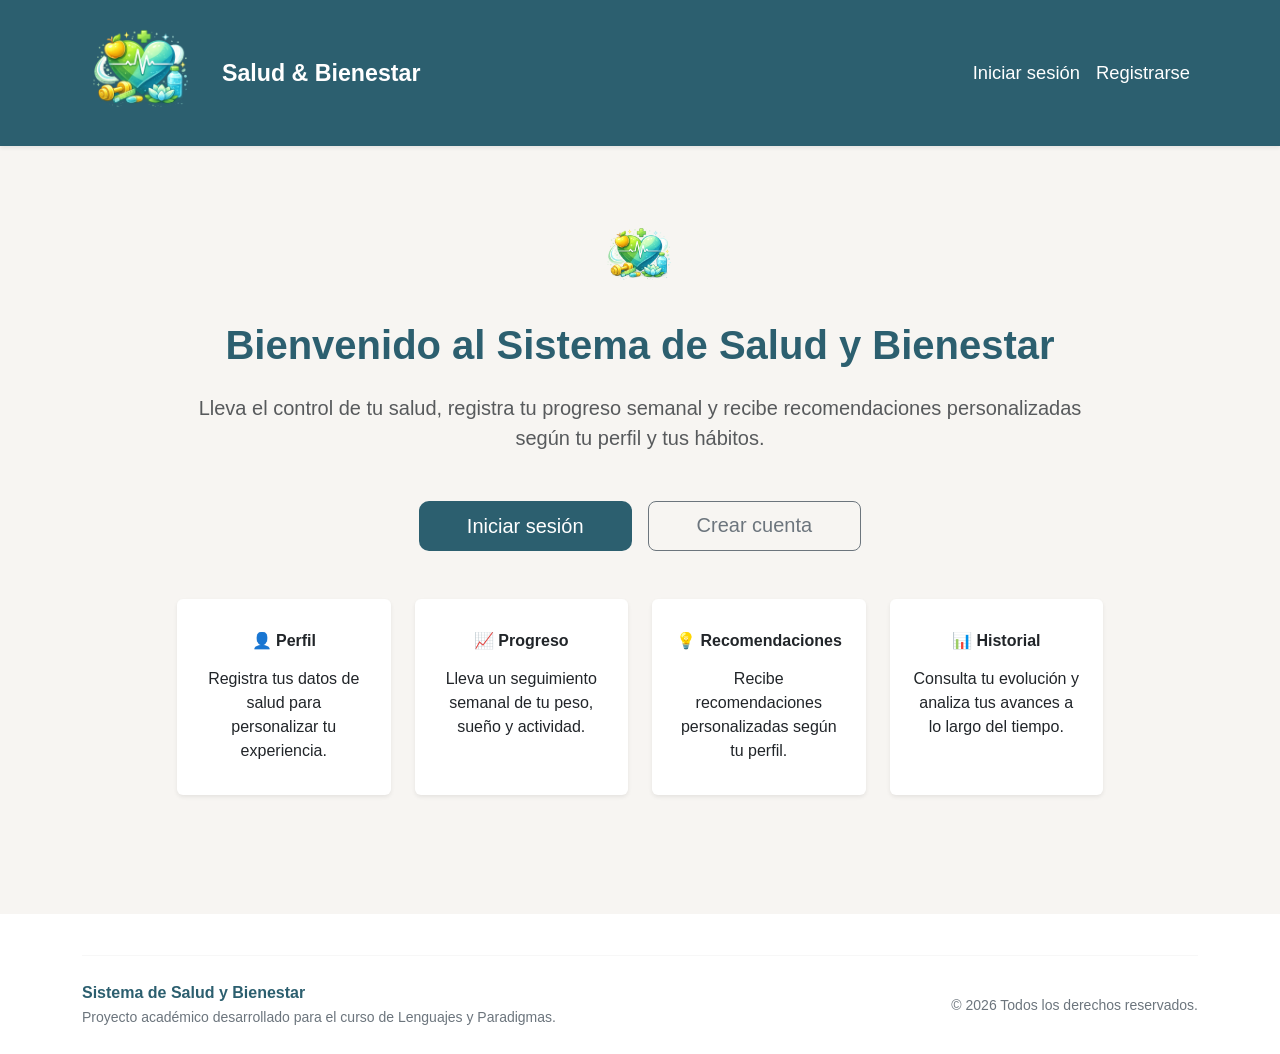
<file: Proyecto/frontend/index.html>
<!DOCTYPE html>
<html lang="es">
<head>
  <meta charset="UTF-8">
  <meta name="viewport" content="width=device-width, initial-scale=1.0">
  <title>Sistema de Salud y Bienestar</title>

  <link href="https://cdn.jsdelivr.net/npm/bootstrap@5.3.3/dist/css/bootstrap.min.css" rel="stylesheet">
  <link href="css/styles.css" rel="stylesheet">
  <link href="css/components.css" rel="stylesheet">
</head>

<body>

  <!-- Navbar -->
  <nav class="navbar navbar-expand-lg navbar-personalizada shadow-sm">
    <div class="container">

      <a class="navbar-brand fw-bold text-white d-flex align-items-center" href="index.html">
        <img src="assets/img/salud.png"
             alt="Logo Salud y Bienestar"
             class="logo-navbar">

        <span class="ms-2">Salud &amp; Bienestar</span>
      </a>

      <button
        class="navbar-toggler"
        type="button"
        data-bs-toggle="collapse"
        data-bs-target="#menuPrincipal">

        <span class="navbar-toggler-icon"></span>

      </button>

      <div class="collapse navbar-collapse" id="menuPrincipal">

        <ul class="navbar-nav ms-auto">

          <li class="nav-item">
            <a class="nav-link" href="pages/login.html">
              Iniciar sesión
            </a>
          </li>

          <li class="nav-item">
            <a class="nav-link" href="pages/registro.html">
              Registrarse
            </a>
          </li>

        </ul>

      </div>

    </div>
  </nav>

  <!-- Contenido principal -->
  <main class="container">

    <div class="row justify-content-center align-items-center" style="min-height:80vh;">

      <div class="col-lg-10 text-center">

        <img
          src="assets/img/salud.png"
          alt="Logo"
          width="120"
          class="mb-4"
        >

        <h1 class="mb-4">
          Bienvenido al Sistema de Salud y Bienestar
        </h1>

        <p class="lead text-muted mb-5">
          Lleva el control de tu salud, registra tu progreso semanal y recibe
          recomendaciones personalizadas según tu perfil y tus hábitos.
        </p>

        <div class="d-flex justify-content-center gap-3 flex-wrap mb-5">

          <a
            href="pages/login.html"
            class="btn btn-principal btn-lg px-5">

            Iniciar sesión

          </a>

          <a
            href="pages/registro.html"
            class="btn btn-outline-secondary btn-lg px-5">

            Crear cuenta

          </a>

        </div>

        <div class="row g-4">

          <div class="col-lg-3 col-md-6">

            <div class="card card-inicio h-100 shadow-sm border-0">

              <div class="card-body">

                <h4 class="card-title">
                  👤 Perfil
                </h4>

                <p class="card-text mt-3">
                  Registra tus datos de salud para personalizar tu experiencia.
                </p>

              </div>

            </div>

          </div>

          <div class="col-lg-3 col-md-6">

            <div class="card card-inicio h-100 shadow-sm border-0">

              <div class="card-body">

                <h4 class="card-title">
                  📈 Progreso
                </h4>

                <p class="card-text mt-3">
                  Lleva un seguimiento semanal de tu peso, sueño y actividad.
                </p>

              </div>

            </div>

          </div>

          <div class="col-lg-3 col-md-6">

            <div class="card card-inicio h-100 shadow-sm border-0">

              <div class="card-body">

                <h4 class="card-title">
                  💡 Recomendaciones
                </h4>

                <p class="card-text mt-3">
                  Recibe recomendaciones personalizadas según tu perfil.
                </p>

              </div>

            </div>

          </div>

          <div class="col-lg-3 col-md-6">

            <div class="card card-inicio h-100 shadow-sm border-0">

              <div class="card-body">

                <h4 class="card-title">
                  📊 Historial
                </h4>

                <p class="card-text mt-3">
                  Consulta tu evolución y analiza tus avances a lo largo del tiempo.
                </p>

              </div>

            </div>

          </div>

        </div>

      </div>

    </div>

  </main>

  <!-- Footer -->
  <footer class="footer-personalizado mt-5">

    <div class="container">

      <hr>

      <div class="row align-items-center">

        <div class="col-md-6 text-center text-md-start">

          <strong>Sistema de Salud y Bienestar</strong><br>

          <small>
            Proyecto académico desarrollado para el curso de Lenguajes y Paradigmas.
          </small>

        </div>

        <div class="col-md-6 text-center text-md-end mt-3 mt-md-0">

          <small>
            © 2026 Todos los derechos reservados.
          </small>

        </div>

      </div>

    </div>

  </footer>

  <script src="https://cdn.jsdelivr.net/npm/bootstrap@5.3.3/dist/js/bootstrap.bundle.min.js"></script>

  <script src="js/pages/index.js"></script>

</body>
</html>
</file>
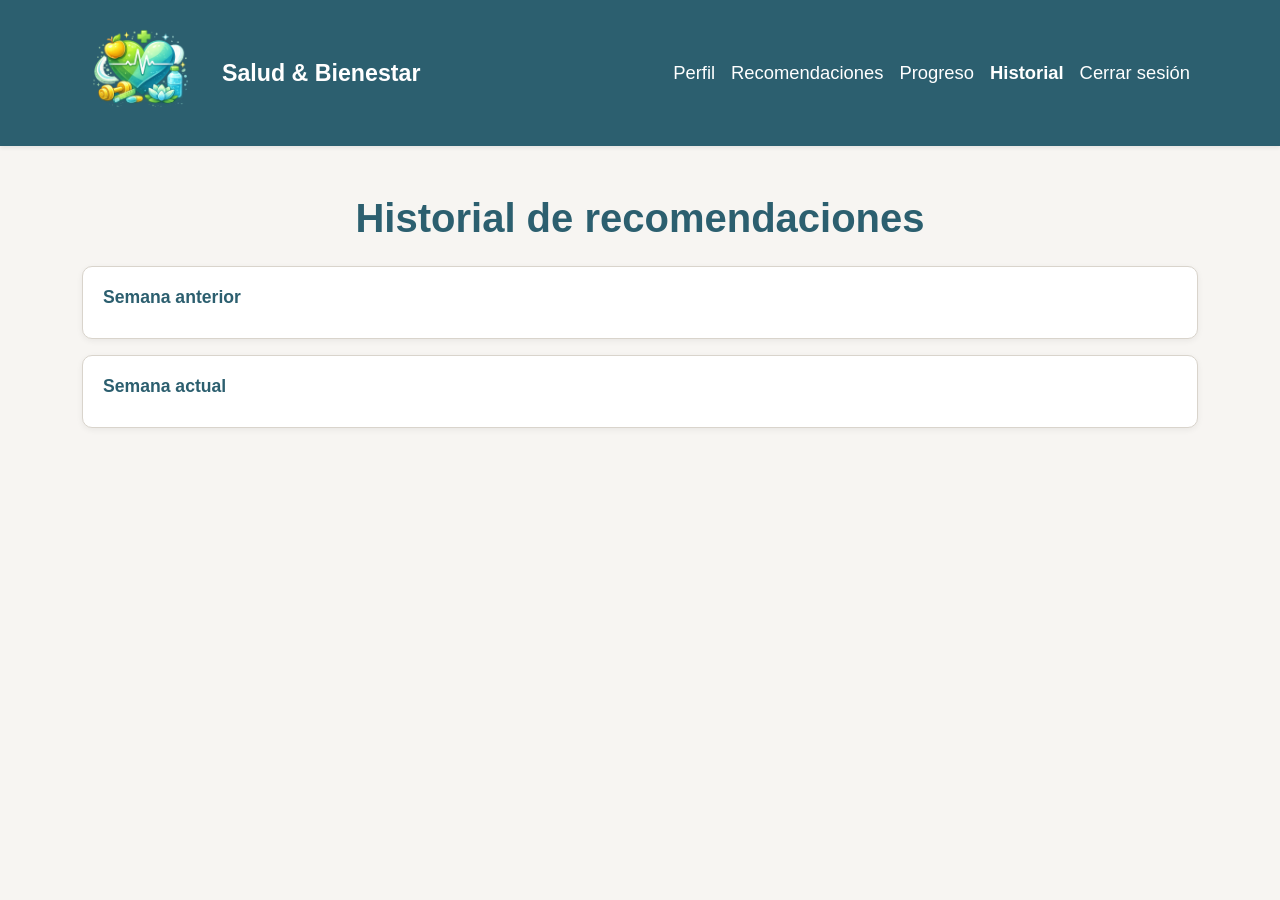
<file: Proyecto/frontend/pages/historial.html>
<!DOCTYPE html>
<html lang="es">
<head>
  <meta charset="UTF-8">
  <meta name="viewport" content="width=device-width, initial-scale=1.0">
  <title>Historial</title>

  <link href="https://cdn.jsdelivr.net/npm/bootstrap@5.3.3/dist/css/bootstrap.min.css" rel="stylesheet">
  <link href="../css/styles.css" rel="stylesheet">
  <link href="../css/components.css" rel="stylesheet">
</head>
<body>

  <nav class="navbar navbar-expand-lg navbar-personalizada shadow-sm">
  <div class="container">

    <a class="navbar-brand fw-bold text-white d-flex align-items-center" href="../index.html">
      <img src="../assets/img/salud.png"
           alt="Logo Salud y Bienestar"
           class="logo-navbar">
      <span class="ms-2">Salud &amp; Bienestar</span>
    </a>

    <button class="navbar-toggler"
            type="button"
            data-bs-toggle="collapse"
            data-bs-target="#menuPrincipal">
      <span class="navbar-toggler-icon"></span>
    </button>

    <div class="collapse navbar-collapse" id="menuPrincipal">
      <ul class="navbar-nav ms-auto">
        <li class="nav-item">
          <a class="nav-link" href="perfil.html">Perfil</a>
        </li>

        <li class="nav-item">
          <a class="nav-link" href="recomendaciones.html">Recomendaciones</a>
        </li>

        <li class="nav-item">
          <a class="nav-link" href="progreso.html">Progreso</a>
        </li>

        <li class="nav-item">
          <a class="nav-link active" href="historial.html">Historial</a>
        </li>

        <li class="nav-item">
          <button
            type="button"
            id="btnCerrarSesion"
            class="btn btn-link nav-link border-0"
          >
            Cerrar sesión
          </button>
        </li>
      </ul>
    </div>

  </div>
</nav>

  <main class="container py-5">
    <h1 class="text-center mb-4">Historial de recomendaciones</h1>

    <div class="tarjeta-info" id="historialAnterior">
      <h3 class="titulo-tarjeta">Semana anterior</h3>
    </div>

    <div class="tarjeta-info" id="historialActual">
      <h3 class="titulo-tarjeta">Semana actual</h3>
    </div>
  </main>

  <script src="https://cdn.jsdelivr.net/npm/bootstrap@5.3.3/dist/js/bootstrap.bundle.min.js"></script>
  <script src="../js/services/api.js"></script>
  <script src="../js/utils/notificaciones.js"></script>
  <script src="../js/pages/historial.js"></script>
  <script src="../js/services/sesion.js"></script>
  <script src="../js/services/usuario.js"></script>
</body>
</html>
</file>
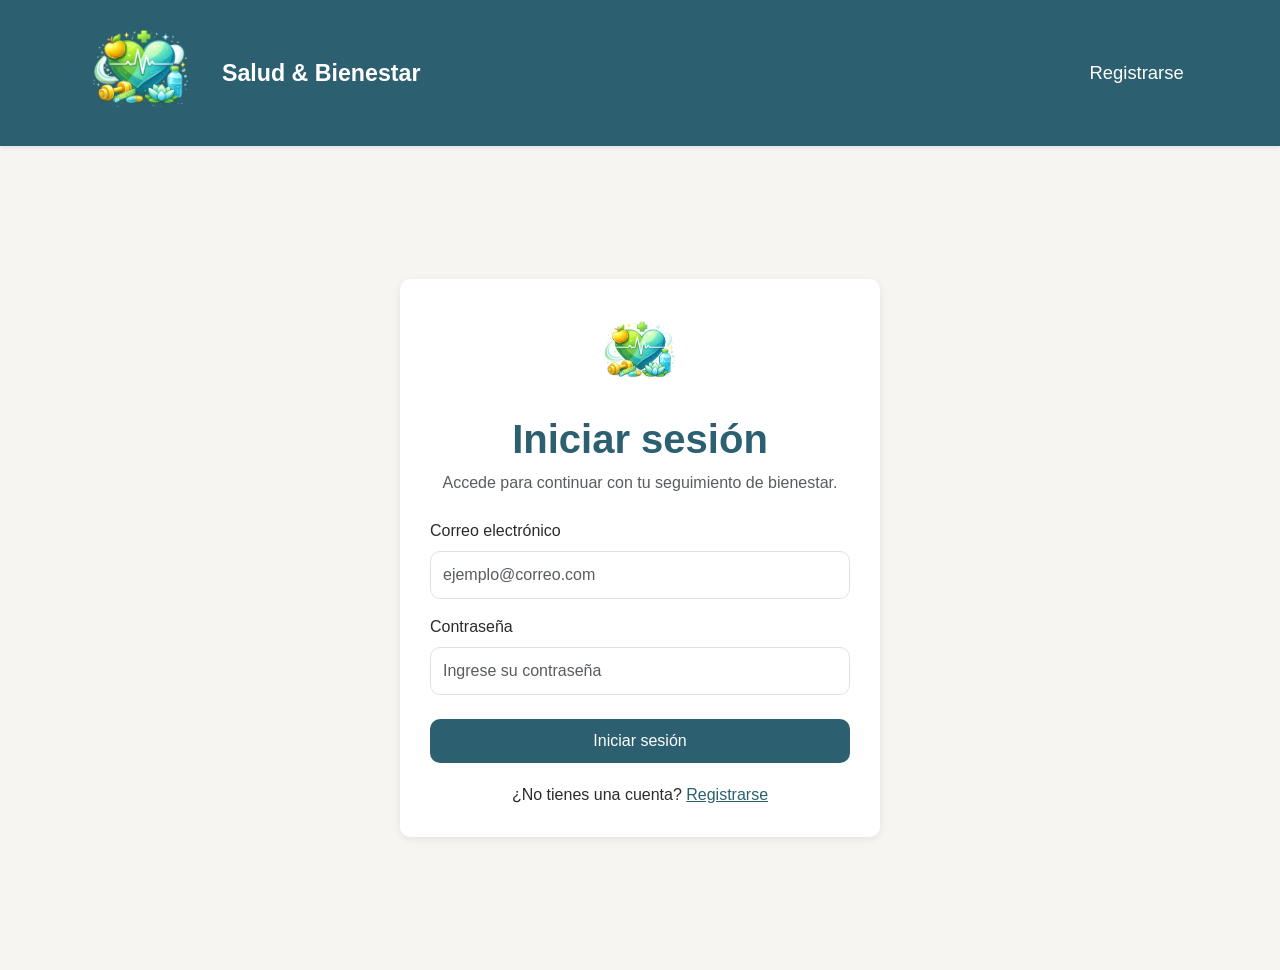
<file: Proyecto/frontend/pages/login.html>
<!DOCTYPE html>
<html lang="es">
<head>
  <meta charset="UTF-8">
  <meta name="viewport" content="width=device-width, initial-scale=1.0">

  <title>Iniciar sesión</title>

  <link
    href="https://cdn.jsdelivr.net/npm/bootstrap@5.3.3/dist/css/bootstrap.min.css"
    rel="stylesheet"
  >

  <link href="../css/styles.css" rel="stylesheet">
  <link href="../css/components.css" rel="stylesheet">
</head>

<body>

  <nav class="navbar navbar-expand-lg navbar-personalizada shadow-sm">
    <div class="container">

      <a
        class="navbar-brand fw-bold text-white d-flex align-items-center"
        href="../index.html"
      >
        <img
          src="../assets/img/salud.png"
          alt="Logo Salud y Bienestar"
          class="logo-navbar"
        >

        <span class="ms-2">Salud &amp; Bienestar</span>
      </a>

      <div class="ms-auto">
        <a class="nav-link d-inline-block" href="registro.html">
          Registrarse
        </a>
      </div>

    </div>
  </nav>

  <main class="pantalla-acceso">
    <div class="container">

      <section class="contenedor-formulario contenedor-acceso">

        <div class="text-center mb-4">
          <img
            src="../assets/img/salud.png"
            alt="Salud y Bienestar"
            class="logo-acceso mb-3"
          >

          <h1>Iniciar sesión</h1>

          <p class="text-muted mb-0">
            Accede para continuar con tu seguimiento de bienestar.
          </p>
        </div>

        <form id="formLogin">

          <div class="mb-3">
            <label for="correo" class="form-label">
              Correo electrónico
            </label>

            <input
              type="email"
              class="form-control"
              id="correo"
              placeholder="ejemplo@correo.com"
              required
            >
          </div>

          <div class="mb-4">
            <label for="contrasena" class="form-label">
              Contraseña
            </label>

            <input
              type="password"
              class="form-control"
              id="contrasena"
              placeholder="Ingrese su contraseña"
              required
            >
          </div>

          <button type="submit" class="btn btn-principal">
            Iniciar sesión
          </button>

        </form>

        <p class="enlace-acceso">
          ¿No tienes una cuenta?
          <a href="registro.html">Registrarse</a>
        </p>

      </section>

    </div>
  </main>

  <script src="../js/services/api.js"></script>
  <script src="../js/utils/notificaciones.js"></script>
  <script src="../js/pages/login.js"></script>

</body>
</html>
</file>
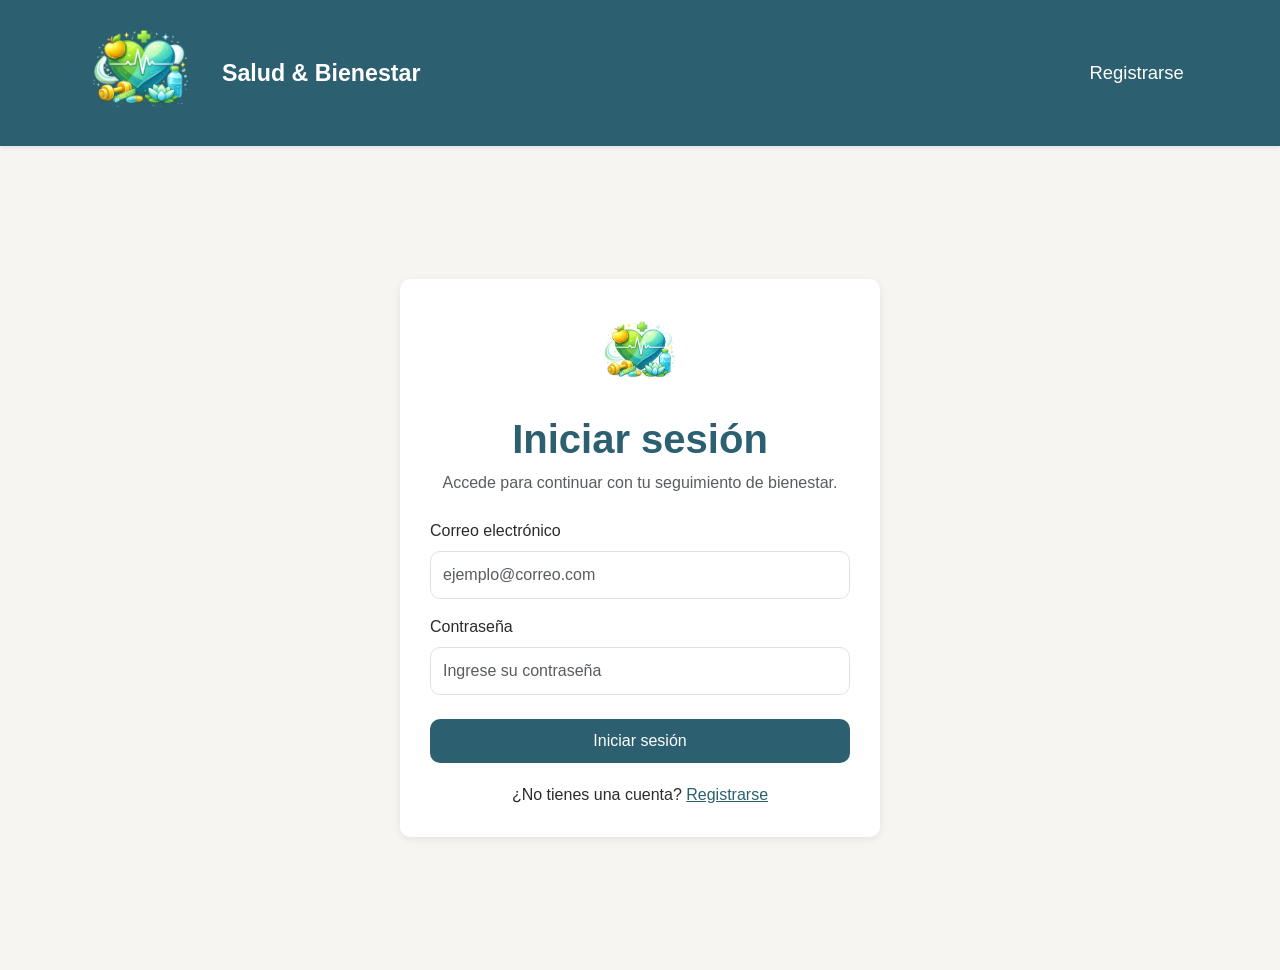
<file: Proyecto/frontend/pages/perfil.html>
<!DOCTYPE html>
<html lang="es">
<head>
  <meta charset="UTF-8">
  <meta name="viewport" content="width=device-width, initial-scale=1.0">
  <title>Perfil de Salud</title>

  <link href="https://cdn.jsdelivr.net/npm/bootstrap@5.3.3/dist/css/bootstrap.min.css" rel="stylesheet">
  <link href="../css/styles.css" rel="stylesheet">
  <link href="../css/components.css" rel="stylesheet">
</head>

<body>

  <nav class="navbar navbar-expand-lg navbar-personalizada shadow-sm">
  <div class="container">

    <a class="navbar-brand fw-bold text-white d-flex align-items-center" href="../index.html">
      <img src="../assets/img/salud.png"
           alt="Logo Salud y Bienestar"
           class="logo-navbar">
      <span class="ms-2">Salud &amp; Bienestar</span>
    </a>

    <button class="navbar-toggler"
            type="button"
            data-bs-toggle="collapse"
            data-bs-target="#menuPrincipal">
      <span class="navbar-toggler-icon"></span>
    </button>

    <div class="collapse navbar-collapse" id="menuPrincipal">
      <ul class="navbar-nav ms-auto">

        <li class="nav-item">
          <a class="nav-link active" href="perfil.html">Perfil</a>
        </li>

        <li class="nav-item">
          <a class="nav-link" href="recomendaciones.html">Recomendaciones</a>
        </li>

        <li class="nav-item">
          <a class="nav-link" href="progreso.html">Progreso</a>
        </li>

        <li class="nav-item">
          <a class="nav-link" href="historial.html">Historial</a>
        </li>

        <li class="nav-item">
          <button
            type="button"
            id="btnCerrarSesion"
            class="btn btn-link nav-link border-0"
          >
            Cerrar sesión
          </button>
        </li>

      </ul>
    </div>

  </div>
</nav>

  <main class="container py-5">
    <section class="contenedor-formulario">
      <h1 class="text-center mb-4">Formulario del perfil de salud</h1>

      <form id="formPerfil">
        <div class="row">
          <div class="col-md-6 mb-3">
            <label for="nombre" class="form-label">Nombre completo</label>
            <input type="text" class="form-control" id="nombre" placeholder="Ingrese su nombre completo">
            <div class="text-danger small" id="errorNombre"></div>
          </div>

          <div class="col-md-6 mb-3">
            <label for="edad" class="form-label">Edad</label>
            <input type="number" class="form-control" id="edad" placeholder="Ejemplo: 22">
            <div class="text-danger small" id="errorEdad"></div>
          </div>
        </div>

        <div class="row">
          <div class="col-md-6 mb-3">
            <label for="peso" class="form-label">Peso (kg)</label>
            <input type="number" class="form-control" id="peso" placeholder="Ejemplo: 70">
            <div class="text-danger small" id="errorPeso"></div>
          </div>

          <div class="col-md-6 mb-3">
            <label for="estatura" class="form-label">Estatura (m)</label>
            <input type="number" step="0.01" class="form-control" id="estatura" placeholder="Ejemplo: 1.75">
            <div class="text-danger small" id="errorEstatura"></div>
          </div>
        </div>

        <div class="mb-3">
          <label class="form-label">Condiciones de salud</label>
          <p class="texto-ayuda mb-2">Si no presenta ninguna condición de salud, deje esta sección sin seleccionar.</p>

          <div class="row">
            <div class="col-md-4">
              <div class="form-check">
                <input class="form-check-input condicion-salud" type="checkbox" value="Diabetes tipo 2" id="diabetes">
                <label class="form-check-label" for="diabetes">Diabetes tipo 2</label>
              </div>
              <div class="form-check">
                <input class="form-check-input condicion-salud" type="checkbox" value="Hipertensión" id="hipertension">
                <label class="form-check-label" for="hipertension">Hipertensión</label>
              </div>
            </div>

            <div class="col-md-4">
              <div class="form-check">
                <input class="form-check-input condicion-salud" type="checkbox" value="Obesidad" id="obesidad">
                <label class="form-check-label" for="obesidad">Obesidad</label>
              </div>
              <div class="form-check">
                <input class="form-check-input condicion-salud" type="checkbox" value="Anemia" id="anemia">
                <label class="form-check-label" for="anemia">Anemia</label>
              </div>
            </div>

            <div class="col-md-4">
              <div class="form-check">
                <input class="form-check-input condicion-salud" type="checkbox" value="Intolerancia a la lactosa" id="lactosa">
                <label class="form-check-label" for="lactosa">Intolerancia a la lactosa</label>
              </div>
              <div class="form-check">
                <input class="form-check-input condicion-salud" type="checkbox" value="Celiaquía" id="celiaquia">
                <label class="form-check-label" for="celiaquia">Celiaquía</label>
              </div>
            </div>
          </div>

          <div class="form-check mt-3">
            <input class="form-check-input" type="checkbox" id="otraCondicion">
            <label class="form-check-label" for="otraCondicion">Otra: especificar</label>
          </div>

          <div class="mt-2 d-none" id="contenedorOtraCondicion">
            <input
              type="text"
              class="form-control"
              id="detalleOtraCondicion"
              placeholder="Ejemplo: artritis"
              maxlength="60"
            >
            <div class="text-danger small" id="errorOtraCondicion"></div>
          </div>
        </div>

        <div class="mb-3">
          <label for="actividad" class="form-label">Nivel de actividad</label>
          <select class="form-select" id="actividad">
            <option value="">Seleccione una opción</option>
            <option value="Sedentario">Sedentario</option>
            <option value="Levemente activo">Levemente activo</option>
            <option value="Moderadamente activo">Moderadamente activo</option>
            <option value="Muy activo">Muy activo</option>
          </select>
          <div class="text-danger small" id="errorActividad"></div>
        </div>

        <div class="mb-3">
          <label for="objetivo" class="form-label">Objetivo de bienestar</label>
          <select class="form-select" id="objetivo">
            <option value="">Seleccione una opción</option>
            <option value="Pérdida de peso">Pérdida de peso</option>
            <option value="Ganancia muscular">Ganancia muscular</option>
            <option value="Mantenimiento">Mantenimiento</option>
            <option value="Mejora cardiovascular">Mejora cardiovascular</option>
            <option value="Reducción del estrés">Reducción del estrés</option>
          </select>
          <div class="text-danger small" id="errorObjetivo"></div>
        </div>

        <div class="row">
          <div class="col-md-6 mb-3">
            <label for="sueno" class="form-label">Horas de sueño por noche</label>
            <input type="number" class="form-control" id="sueno" placeholder="Ejemplo: 7">
            <div class="text-danger small" id="errorSueno"></div>
          </div>

          <div class="col-md-6 mb-3">
            <label for="habitoActividad" class="form-label">Actividad física actual</label>
            <input type="text" class="form-control" id="habitoActividad" placeholder="Ejemplo: Caminata 3 veces por semana">
            <div class="text-danger small" id="errorHabitoActividad"></div>
          </div>
        </div>

        <div class="mb-3">
          <label for="comentarios" class="form-label">Hábitos o comentarios adicionales</label>
          <textarea class="form-control" id="comentarios" rows="4" placeholder="Ejemplo: quiero mejorar mi descanso y alimentación"></textarea>
        </div>

        <div class="text-center mt-4">
          <button type="submit" class="btn btn-principal">Guardar perfil</button>
        </div>
      </form>
    </section>
  </main>

  <script src="https://cdn.jsdelivr.net/npm/bootstrap@5.3.3/dist/js/bootstrap.bundle.min.js"></script>
  <script src="../js/services/api.js"></script>
  <script src="../js/utils/validators.js"></script>
  <script src="../js/utils/notificaciones.js"></script>
  <script src="../js/pages/perfil.js"></script>
  <script src="../js/services/sesion.js"></script>
  <script src="../js/services/usuario.js"></script>

</body>
</html>
</file>
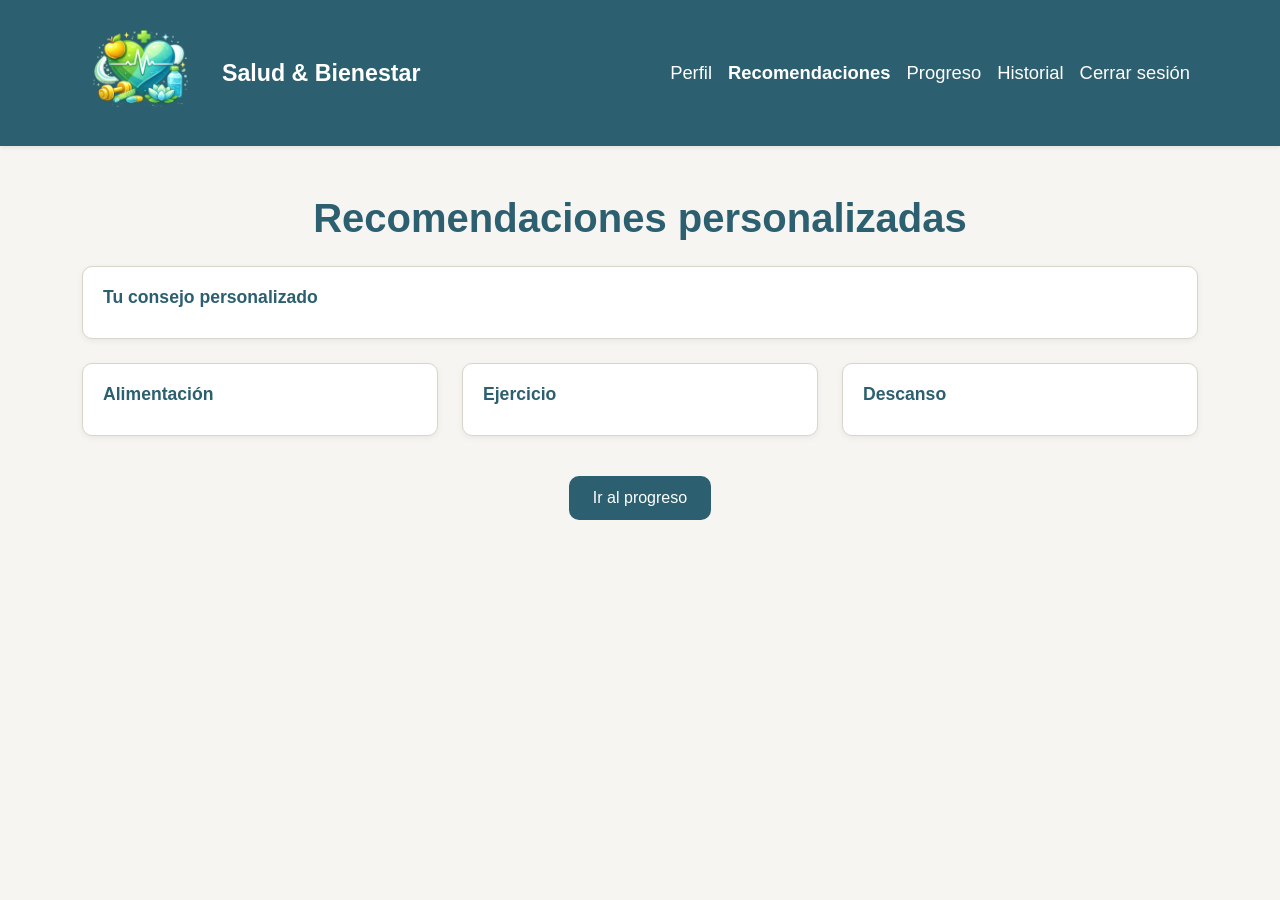
<file: Proyecto/frontend/pages/recomendaciones.html>
<!DOCTYPE html>
<html lang="es">
<head>
  <meta charset="UTF-8">
  <meta name="viewport" content="width=device-width, initial-scale=1.0">
  <title>Recomendaciones</title>

  <link href="https://cdn.jsdelivr.net/npm/bootstrap@5.3.3/dist/css/bootstrap.min.css" rel="stylesheet">
  <link href="../css/styles.css" rel="stylesheet">
  <link href="../css/components.css" rel="stylesheet">
</head>
<body>

 <nav class="navbar navbar-expand-lg navbar-personalizada shadow-sm">
  <div class="container">

    <a class="navbar-brand fw-bold text-white d-flex align-items-center" href="../index.html">
      <img src="../assets/img/salud.png"
           alt="Logo Salud y Bienestar"
           class="logo-navbar">
      <span class="ms-2">Salud &amp; Bienestar</span>
    </a>

    <button class="navbar-toggler"
            type="button"
            data-bs-toggle="collapse"
            data-bs-target="#menuPrincipal">
      <span class="navbar-toggler-icon"></span>
    </button>

    <div class="collapse navbar-collapse" id="menuPrincipal">
      <ul class="navbar-nav ms-auto">

        <li class="nav-item">
          <a class="nav-link" href="perfil.html">Perfil</a>
        </li>

        <li class="nav-item">
          <a class="nav-link active" href="recomendaciones.html">Recomendaciones</a>
        </li>

        <li class="nav-item">
          <a class="nav-link" href="progreso.html">Progreso</a>
        </li>

        <li class="nav-item">
          <a class="nav-link" href="historial.html">Historial</a>
        </li>

        <li class="nav-item">
          <button
            type="button"
            id="btnCerrarSesion"
            class="btn btn-link nav-link border-0"
          >
            Cerrar sesión
          </button>
        </li>

      </ul>
    </div>

  </div>
</nav>

  <main class="container py-5">
    <h1 class="text-center mb-4">Recomendaciones personalizadas</h1>

    <div class="tarjeta-info mb-4" id="tarjetaConsejoIa">
      <h3 class="titulo-tarjeta">Tu consejo personalizado</h3>
      <p id="consejoIa" class="mb-0"></p>
    </div>

    <div class="row">
      <div class="col-md-4">
        <div class="tarjeta-info">
          <h3 class="titulo-tarjeta">Alimentación</h3>
          <ul id="listaAlimentacion" class="mb-0"></ul>
        </div>
      </div>

      <div class="col-md-4">
        <div class="tarjeta-info">
          <h3 class="titulo-tarjeta">Ejercicio</h3>
          <ul id="listaEjercicio" class="mb-0"></ul>
        </div>
      </div>

      <div class="col-md-4">
        <div class="tarjeta-info">
          <h3 class="titulo-tarjeta">Descanso</h3>
          <ul id="listaDescanso" class="mb-0"></ul>
        </div>
      </div>
    </div>

    <div class="text-center mt-4">
      <a href="progreso.html" class="btn btn-principal">Ir al progreso</a>
    </div>
  </main>

  <script src="https://cdn.jsdelivr.net/npm/bootstrap@5.3.3/dist/js/bootstrap.bundle.min.js"></script>
  <script src="../js/services/api.js"></script>
  <script src="../js/utils/notificaciones.js"></script>
  <script src="../js/pages/recomendaciones.js"></script>
  <script src="../js/services/sesion.js"></script>
  <script src="../js/services/usuario.js"></script>
</body>
</html>
</file>
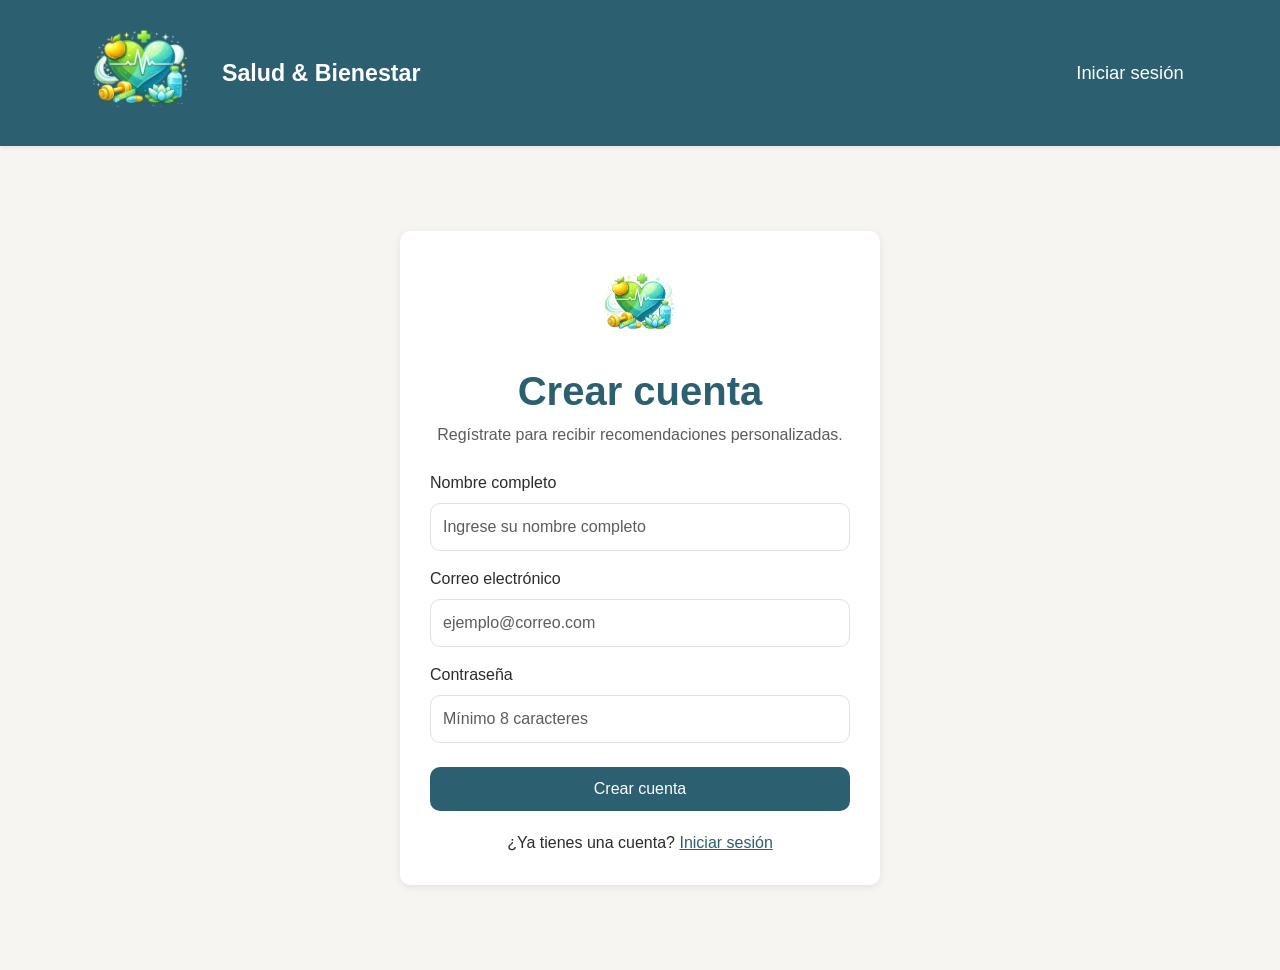
<file: Proyecto/frontend/pages/registro.html>
<!DOCTYPE html>
<html lang="es">
<head>
  <meta charset="UTF-8">
  <meta name="viewport" content="width=device-width, initial-scale=1.0">

  <title>Crear cuenta</title>

  <link
    href="https://cdn.jsdelivr.net/npm/bootstrap@5.3.3/dist/css/bootstrap.min.css"
    rel="stylesheet"
  >

  <link href="../css/styles.css" rel="stylesheet">
  <link href="../css/components.css" rel="stylesheet">
</head>

<body>

  <nav class="navbar navbar-expand-lg navbar-personalizada shadow-sm">
    <div class="container">

      <a
        class="navbar-brand fw-bold text-white d-flex align-items-center"
        href="../index.html"
      >
        <img
          src="../assets/img/salud.png"
          alt="Logo Salud y Bienestar"
          class="logo-navbar"
        >

        <span class="ms-2">Salud &amp; Bienestar</span>
      </a>

      <div class="ms-auto">
        <a class="nav-link d-inline-block" href="login.html">
          Iniciar sesión
        </a>
      </div>

    </div>
  </nav>

  <main class="pantalla-acceso">
    <div class="container">

      <section class="contenedor-formulario contenedor-acceso">

        <div class="text-center mb-4">
          <img
            src="../assets/img/salud.png"
            alt="Salud y Bienestar"
            class="logo-acceso mb-3"
          >

          <h1>Crear cuenta</h1>

          <p class="text-muted mb-0">
            Regístrate para recibir recomendaciones personalizadas.
          </p>
        </div>

        <form id="formRegistro">

          <div class="mb-3">
            <label for="nombre" class="form-label">
              Nombre completo
            </label>

            <input
              type="text"
              class="form-control"
              id="nombre"
              placeholder="Ingrese su nombre completo"
              required
            >
          </div>

          <div class="mb-3">
            <label for="correo" class="form-label">
              Correo electrónico
            </label>

            <input
              type="email"
              class="form-control"
              id="correo"
              placeholder="ejemplo@correo.com"
              required
            >
          </div>

          <div class="mb-4">
            <label for="contrasena" class="form-label">
              Contraseña
            </label>

            <input
              type="password"
              class="form-control"
              id="contrasena"
              placeholder="Mínimo 8 caracteres"
              minlength="8"
              required
            >
          </div>

          <button type="submit" class="btn btn-principal">
            Crear cuenta
          </button>

        </form>

        <p class="enlace-acceso">
          ¿Ya tienes una cuenta?
          <a href="login.html">Iniciar sesión</a>
        </p>

      </section>

    </div>
  </main>

  <script src="../js/services/api.js"></script>
  <script src="../js/utils/notificaciones.js"></script>
  <script src="../js/pages/registro.js"></script>

</body>
</html>
</file>
<file: Proyecto/frontend/css/styles.css>
:root {
  --color-primario: #2C5F6F;
  --color-secundario: #E8875A;
  --color-fondo: #F7F5F2;
  --color-texto: #2B2B2B;
  --color-exito: #6B9B7C;
  --color-borde: #D9D4CC;

  --fuente-principal: 'Segoe UI', Arial, sans-serif;
  --radio-borde: 10px;
}

/* Reset básico */
body {
  background-color: var(--color-fondo);
  color: var(--color-texto);
  font-family: var(--fuente-principal);
}

/*Barra de navegacion*/
.navbar-personalizada{
    background-color: var(--color-primario) !important;
    min-height: 76px;
    padding: 8px 0;
}

.logo-navbar{
    height: 120px;
    width: 120px;
    object-fit: cover;
    object-position: center;
    border-radius: 8px;
}

.navbar-personalizada .navbar-brand{
    display:flex;
    align-items:center;
    gap:12px;
    font-size:1.45rem;
    font-weight:700;
}

.navbar-personalizada .nav-link {
  color: #fff !important;
  font-size: 1.15rem;      
  font-weight: 500;       
  padding: 0.55rem 0.9rem;
  transition: all 0.3s ease;
}

.navbar-personalizada .nav-link:hover {
  color: #E8875A !important;
  transform: translateY(-1px);
}

.navbar-personalizada .nav-link.active {
  font-weight: 700;
}

/* Botones propios */
.btn-principal {
  background-color: var(--color-primario);
  color: #ffffff;
  border: none;
  border-radius: var(--radio-borde);
  padding: 10px 24px;
}

.btn-principal:hover {
  background-color: #234a56;
  color: #ffffff;
}

.btn-secundario {
  background-color: var(--color-secundario);
  color: #ffffff;
  border: none;
  border-radius: var(--radio-borde);
  padding: 10px 24px;
}

.btn-secundario:hover {
  background-color: #d1723f;
  color: #ffffff;
}

/* Títulos */
h1, h2, h3 {
  color: var(--color-primario);
  font-weight: 700;
}

/* Enlaces */
a {
  color: var(--color-primario);
}

a:hover {
  color: var(--color-secundario);
}
</file>
<file: Proyecto/frontend/css/components.css>
/* Tarjeta base para recomendaciones y historial */
.tarjeta-info {
  background-color: #ffffff;
  border: 1px solid var(--color-borde);
  border-radius: var(--radio-borde);
  padding: 20px;
  margin-bottom: 16px;
  box-shadow: 0 2px 6px rgba(0, 0, 0, 0.06);
}

.tarjeta-info:hover {
  box-shadow: 0 4px 10px rgba(0, 0, 0, 0.10);
}

/* Encabezado de cada tarjeta */
.tarjeta-info .titulo-tarjeta {
  color: var(--color-primario);
  font-size: 1.1rem;
  font-weight: 600;
  margin-bottom: 10px;
}

/* Badge para condiciones médicas */
.badge-condicion {
  background-color: var(--color-secundario);
  color: #ffffff;
  padding: 5px 12px;
  border-radius: 20px;
  font-size: 0.85rem;
  margin-right: 6px;
}

/* Badge de estado */
.badge-exito {
  background-color: var(--color-exito);
  color: #ffffff;
  padding: 5px 12px;
  border-radius: 20px;
  font-size: 0.85rem;
}

/* Contenedor de formularios */
.contenedor-formulario {
  background-color: #ffffff;
  border-radius: var(--radio-borde);
  padding: 30px;
  box-shadow: 0 2px 8px rgba(0, 0, 0, 0.08);
  max-width: 700px;
  margin: 40px auto;
}

/* Pantalla para inicio de sesión y registro */
.pantalla-acceso {
  min-height: calc(100vh - 76px);
  display: flex;
  align-items: center;
  padding: 40px 0;
}

/* Variante más angosta del contenedor de formularios */
.contenedor-acceso {
  max-width: 480px;
}

/* Logo dentro del formulario */
.logo-acceso {
  width: 90px;
  height: 90px;
  object-fit: cover;
  border-radius: 12px;
}

/* Ajustes de campos */
.contenedor-acceso .form-control {
  min-height: 48px;
  border-radius: var(--radio-borde);
}

/* Botón de ancho completo */
.contenedor-acceso .btn-principal {
  width: 100%;
}

/* Texto inferior del formulario */
.enlace-acceso {
  text-align: center;
  margin-top: 20px;
  margin-bottom: 0;
}

/* Contenedor general de notificaciones */
.contenedor-notificaciones {
  position: fixed;
  top: 20px;
  right: 20px;
  z-index: 3000;
  width: min(380px, calc(100vw - 40px));
  display: flex;
  flex-direction: column;
  gap: 12px;
}

/* Notificación base */
.notificacion {
  position: relative;
  display: grid;
  grid-template-columns: 42px 1fr 28px;
  align-items: center;
  gap: 12px;

  background-color: #ffffff;
  border: 1px solid var(--color-borde);
  border-left: 5px solid var(--color-primario);
  border-radius: var(--radio-borde);
  padding: 14px 14px 18px;

  box-shadow: 0 8px 24px rgba(0, 0, 0, 0.14);

  opacity: 0;
  transform: translateX(30px);
  transition:
    opacity 0.3s ease,
    transform 0.3s ease;
  overflow: hidden;
}

/* Animación de entrada */
.notificacion-visible {
  opacity: 1;
  transform: translateX(0);
}

/* Animación de salida */
.notificacion-salida {
  opacity: 0;
  transform: translateX(30px);
}

/* Icono */
.notificacion-icono {
  width: 38px;
  height: 38px;
  border-radius: 50%;
  display: flex;
  align-items: center;
  justify-content: center;

  color: #ffffff;
  font-weight: 700;
  font-size: 1.1rem;
}

/* Mensaje */
.notificacion-mensaje {
  margin: 0;
  line-height: 1.35;
  color: var(--color-texto);
}

/* Botón cerrar */
.notificacion-cerrar {
  border: none;
  background: transparent;
  color: #666666;
  font-size: 1.4rem;
  line-height: 1;
  cursor: pointer;
  padding: 0;
}

.notificacion-cerrar:hover {
  color: var(--color-texto);
}

/* Barra inferior de duración */
.notificacion-progreso {
  position: absolute;
  left: 0;
  bottom: 0;
  height: 4px;
  width: 100%;
  transform-origin: left;
  animation-name: reducir-notificacion;
  animation-timing-function: linear;
  animation-fill-mode: forwards;
}

/* Variantes */
.notificacion-success {
  border-left-color: var(--color-exito);
}

.notificacion-success .notificacion-icono,
.notificacion-success .notificacion-progreso {
  background-color: var(--color-exito);
}

.notificacion-danger {
  border-left-color: #b94a48;
}

.notificacion-danger .notificacion-icono,
.notificacion-danger .notificacion-progreso {
  background-color: #b94a48;
}

.notificacion-warning {
  border-left-color: var(--color-secundario);
}

.notificacion-warning .notificacion-icono,
.notificacion-warning .notificacion-progreso {
  background-color: var(--color-secundario);
}

.notificacion-info {
  border-left-color: var(--color-primario);
}

.notificacion-info .notificacion-icono,
.notificacion-info .notificacion-progreso {
  background-color: var(--color-primario);
}

@keyframes reducir-notificacion {
  from {
    transform: scaleX(1);
  }

  to {
    transform: scaleX(0);
  }
}

/* Adaptación para móviles */
@media (max-width: 576px) {
  .contenedor-notificaciones {
    top: 12px;
    right: 12px;
    left: 12px;
    width: auto;
  }
}

/* ===========================
   Footer
=========================== */

.footer-personalizado {
  background-color: #ffffff;
  color: var(--color-texto);
  padding: 25px 0;
}

.footer-personalizado hr {
  margin-bottom: 25px;
  border-color: rgba(0,0,0,0.12);
}

.footer-personalizado small {
  color: #6c757d;
}

.footer-personalizado strong {
  color: var(--color-primario);
}
.card-inicio .card-body{
    padding:2rem 1.5rem;
}

.card-inicio .card-title{
    white-space:nowrap;
    font-size:1rem;
    font-weight:700;
}
</file>
